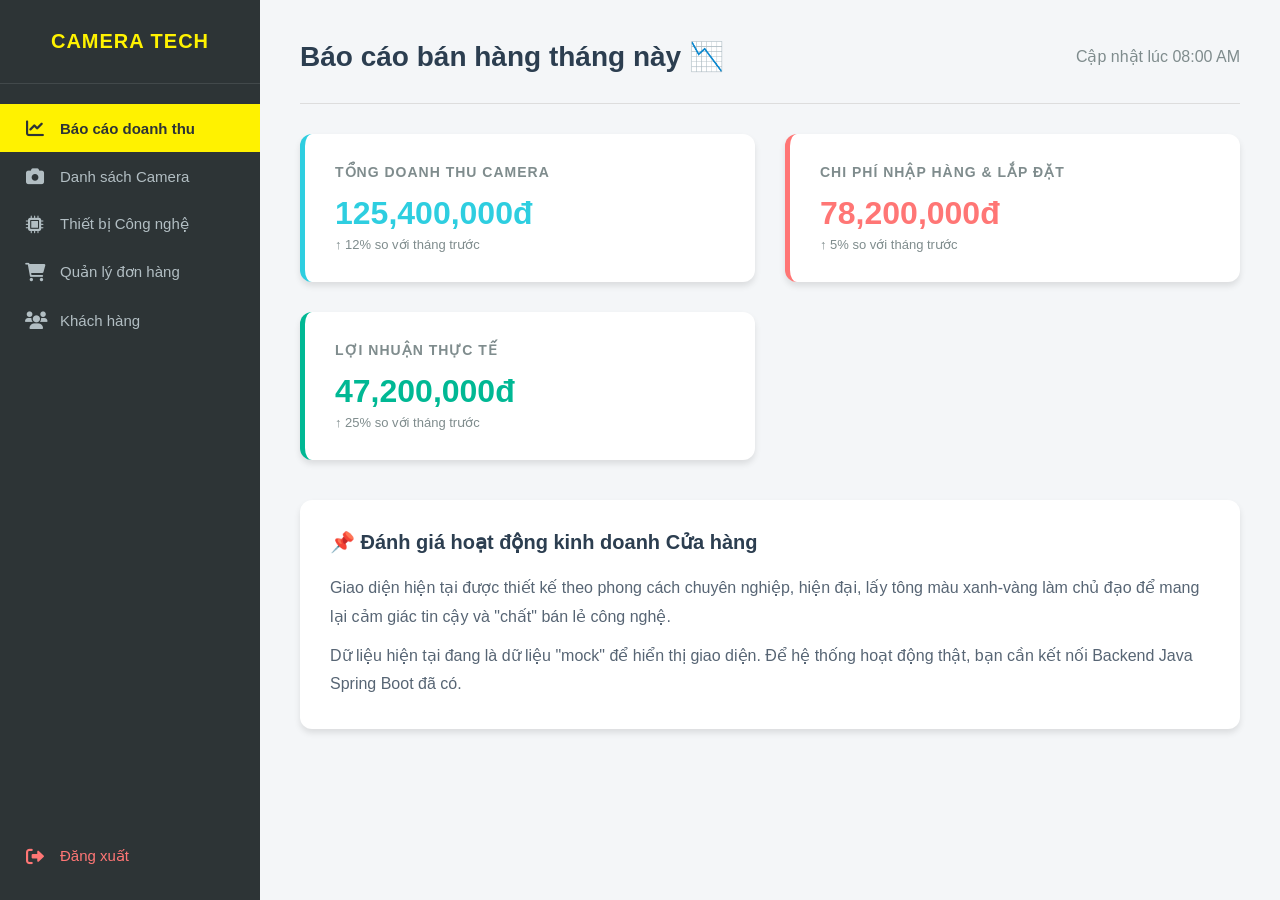
<file: index.html>
<!DOCTYPE html>
<html lang="vi">
<head>
    <meta charset="UTF-8">
    <meta name="viewport" content="width=device-width, initial-scale=1.0">
    <title>Hệ thống Quản lý Camera - Phong cách TGDĐ</title>
    <!-- Nhúng FontAwesome để có icon đẹp -->
    <link rel="stylesheet" href="https://cdnjs.cloudflare.com/ajax/libs/font-awesome/6.0.0/css/all.min.css">
    <link rel="stylesheet" href="style.css">
</head>
<body>

    <!-- Sidebar Menu (MỚI 100%) -->
    <div class="sidebar">
        <div class="sidebar-logo">CAMERA TECH</div>
        
        <a href="index.html" class="active">
            <i class="fas fa-chart-line"></i>
            <span>Báo cáo doanh thu</span>
        </a>
        <a href="list.html">
            <i class="fas fa-camera"></i>
            <span>Danh sách Camera</span>
        </a>
        <a href="list.html">
            <i class="fas fa-microchip"></i>
            <span>Thiết bị Công nghệ</span>
        </a>
        <a href="list.html">
            <i class="fas fa-shopping-cart"></i>
            <span>Quản lý đơn hàng</span>
        </a>
        <a href="list.html">
            <i class="fas fa-users"></i>
            <span>Khách hàng</span>
        </a>

        <a href="login.html" class="logout">
            <i class="fas fa-sign-out-alt"></i>
            <span>Đăng xuất</span>
        </a>
    </div>

    <!-- Main Content Area (MỚI 100%) -->
    <div class="content">
        <div class="header-area">
            <h1>Báo cáo bán hàng tháng này 📉</h1>
            <p style="color: #7f8c8d;">Cập nhật lúc 08:00 AM</p>
        </div>
        <hr style="border: none; border-top: 1px solid #ddd; margin-bottom: 30px;">

        <div class="stat-grid">
            <div class="stat-card revenue">
                <h3>TỔNG DOANH THU CAMERA</h3>
                <div class="value" style="color: var(--tgdd-blue);">125,400,000đ</div>
                <div class="sub-value">↑ 12% so với tháng trước</div>
            </div>
            <div class="stat-card expense">
                <h3>CHI PHÍ NHẬP HÀNG & LẮP ĐẶT</h3>
                <div class="value" style="color: #ff7675;">78,200,000đ</div>
                <div class="sub-value">↑ 5% so với tháng trước</div>
            </div>
            <div class="stat-card profit">
                <h3>LỢI NHUẬN THỰC TẾ</h3>
                <div class="value" style="color: #00b894;">47,200,000đ</div>
                <div class="sub-value">↑ 25% so với tháng trước</div>
            </div>
        </div>

        <div class="info-box">
            <h2>📌 Đánh giá hoạt động kinh doanh Cửa hàng</h2>
            <p>
                Giao diện hiện tại được thiết kế theo phong cách chuyên nghiệp, hiện đại, lấy tông màu xanh-vàng làm chủ đạo để mang lại cảm giác tin cậy và "chất" bán lẻ công nghệ.
            </p>
            <p style="margin-top: 10px;">
                Dữ liệu hiện tại đang là dữ liệu "mock" để hiển thị giao diện. Để hệ thống hoạt động thật, bạn cần kết nối Backend Java Spring Boot đã có.
            </p>
        </div>
    </div>

</body>
</html>
</file>
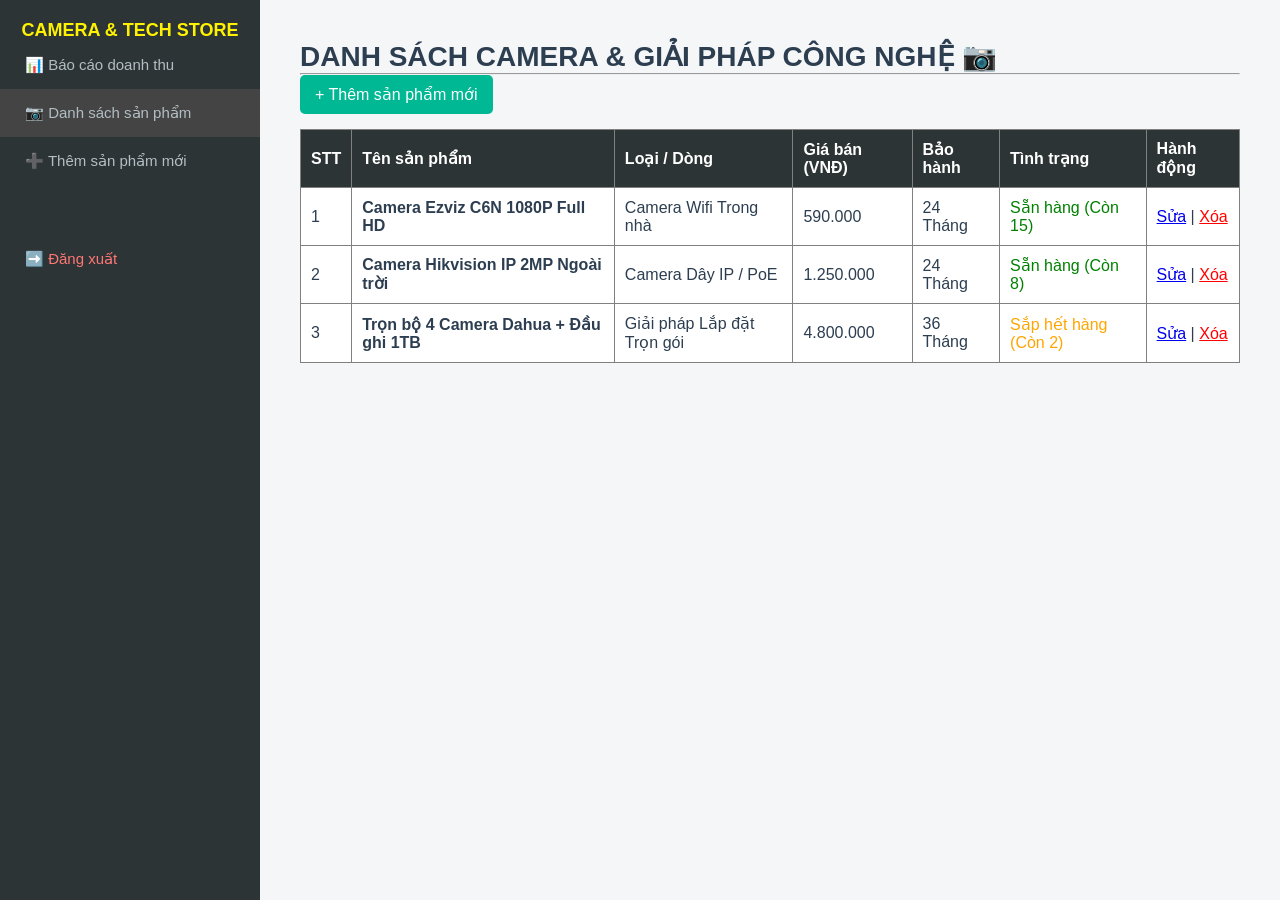
<file: list.html>
<!DOCTYPE html>
<html lang="vi">
<head>
    <meta charset="UTF-8">
    <meta name="viewport" content="width=device-width, initial-scale=1.0">
    <title>Danh sách Camera & Thiết bị</title>
    <link rel="stylesheet" href="style.css">
</head>
<body>

    <div class="sidebar">
        <h2 style="color: #fff200; text-align: center; font-size: 18px;">CAMERA & TECH STORE</h2>
        <a href="index.html">📊 Báo cáo doanh thu</a>
        <a href="list.html" style="background: #444;">📷 Danh sách sản phẩm</a>
        <a href="add.html">➕ Thêm sản phẩm mới</a>
        <a href="login.html" style="margin-top: 50px; color: #ff7675;">➡️ Đăng xuất</a>
    </div>

    <div class="content">
        <h1>DANH SÁCH CAMERA & GIẢI PHÁP CÔNG NGHỆ 📷</h1>
        <hr>

        <a href="add.html" style="display: inline-block; padding: 10px 15px; background: #00b894; color: white; text-decoration: none; border-radius: 5px; margin-bottom: 15px;">+ Thêm sản phẩm mới</a>

        <table border="1" style="width: 100%; border-collapse: collapse; background: white; text-align: left;">
            <thead>
                <tr style="background: #2d3436; color: white;">
                    <th style="padding: 10px;">STT</th>
                    <th style="padding: 10px;">Tên sản phẩm</th>
                    <th style="padding: 10px;">Loại / Dòng</th>
                    <th style="padding: 10px;">Giá bán (VNĐ)</th>
                    <th style="padding: 10px;">Bảo hành</th>
                    <th style="padding: 10px;">Tình trạng</th>
                    <th style="padding: 10px;">Hành động</th>
                </tr>
            </thead>
            <tbody>
                <tr>
                    <td style="padding: 10px;">1</td>
                    <td style="padding: 10px;"><strong>Camera Ezviz C6N 1080P Full HD</strong></td>
                    <td style="padding: 10px;">Camera Wifi Trong nhà</td>
                    <td style="padding: 10px;">590.000</td>
                    <td style="padding: 10px;">24 Tháng</td>
                    <td style="padding: 10px; color: green;">Sẵn hàng (Còn 15)</td>
                    <td style="padding: 10px;">
                        <a href="edit.html">Sửa</a> | <a href="#" style="color: red;">Xóa</a>
                    </td>
                </tr>
                <tr>
                    <td style="padding: 10px;">2</td>
                    <td style="padding: 10px;"><strong>Camera Hikvision IP 2MP Ngoài trời</strong></td>
                    <td style="padding: 10px;">Camera Dây IP / PoE</td>
                    <td style="padding: 10px;">1.250.000</td>
                    <td style="padding: 10px;">24 Tháng</td>
                    <td style="padding: 10px; color: green;">Sẵn hàng (Còn 8)</td>
                    <td style="padding: 10px;">
                        <a href="edit.html">Sửa</a> | <a href="#" style="color: red;">Xóa</a>
                    </td>
                </tr>
                <tr>
                    <td style="padding: 10px;">3</td>
                    <td style="padding: 10px;"><strong>Trọn bộ 4 Camera Dahua + Đầu ghi 1TB</strong></td>
                    <td style="padding: 10px;">Giải pháp Lắp đặt Trọn gói</td>
                    <td style="padding: 10px;">4.800.000</td>
                    <td style="padding: 10px;">36 Tháng</td>
                    <td style="padding: 10px; color: orange;">Sắp hết hàng (Còn 2)</td>
                    <td style="padding: 10px;">
                        <a href="edit.html">Sửa</a> | <a href="#" style="color: red;">Xóa</a>
                    </td>
                </tr>
            </tbody>
        </table>
    </div>

</body>
</html>
</file>
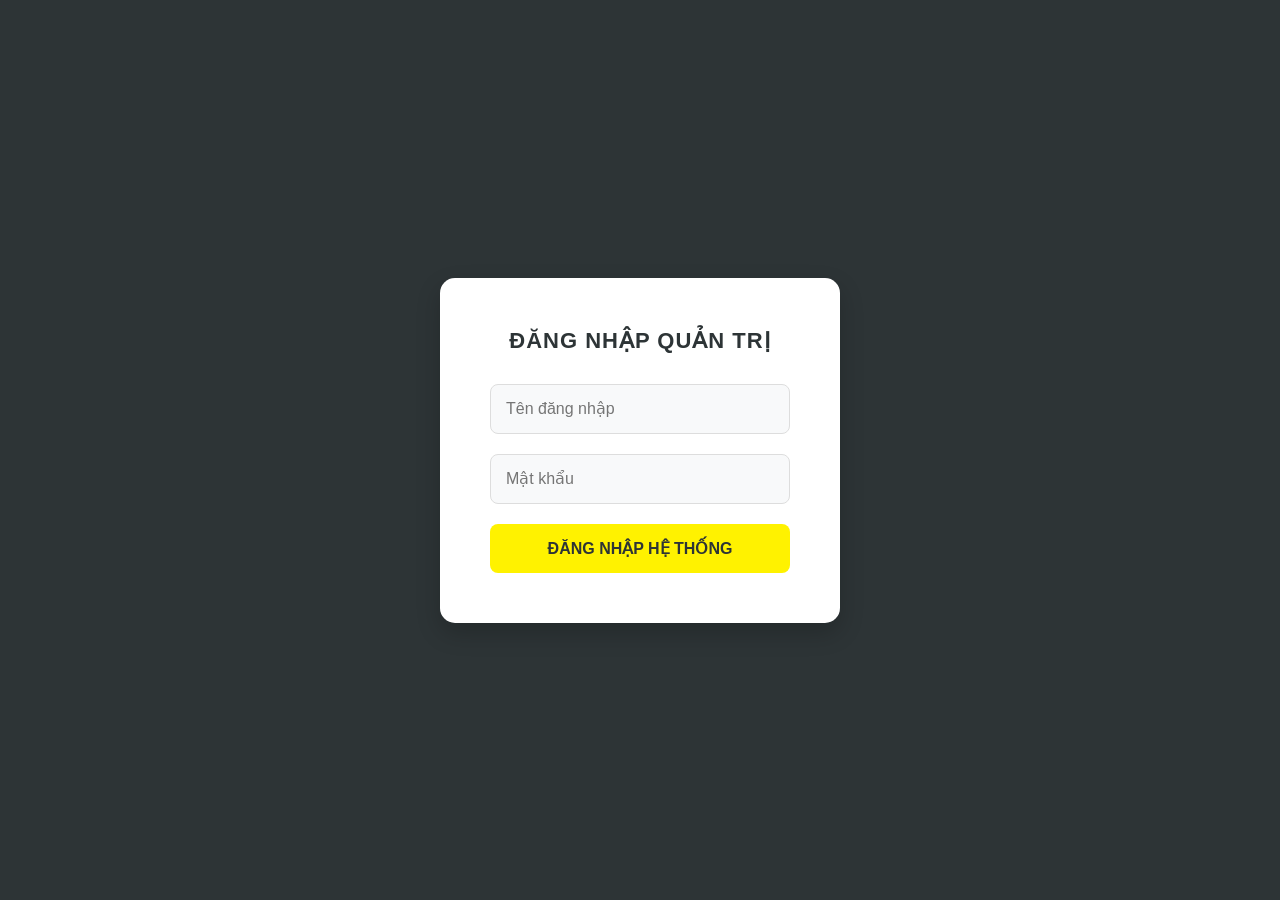
<file: login.html>
<!DOCTYPE html>
<html lang="vi">
<head>
    <meta charset="UTF-8">
    <meta name="viewport" content="width=device-width, initial-scale=1.0">
    <title>Đăng nhập Hệ thống Quản lý Camera - Phong cách TGDĐ</title>
    <link rel="stylesheet" href="style.css">
</head>
<body class="login-body">

    <div class="login-box">
        <h2>Đăng nhập quản trị</h2>
        <form action="index.html" method="get">
            <input 
                type="text" 
                name="username" 
                placeholder="Tên đăng nhập" 
                required>

            <input 
                type="password" 
                name="password" 
                placeholder="Mật khẩu" 
                required>

            <button type="submit">
                ĐĂNG NHẬP HỆ THỐNG
            </button>
        </form>
    </div>

</body>
</html>
</file>
<file: style.css>
/* style.css - Giao diện Quản trị Camera phong cách TGDĐ (MỚI 100%) */

/* --- 1. Cài đặt cơ bản --- */
:root {
    --tgdd-blue: #2ecee0; /* Xanh dương đặc trưng */
    --tgdd-yellow: #fff200; /* Vàng đặc trưng */
    --tgdd-dark: #2d3436; /* Màu nền sidebar */
    --text-dark: #2c3e50;
    --bg-light: #f4f6f8;
    --white: #ffffff;
    --shadow: 0 4px 6px rgba(0,0,0,0.1);
}

* {
    box-sizing: border-box;
    margin: 0;
    padding: 0;
    font-family: 'Segoe UI', Tahoma, Geneva, Verdana, sans-serif;
}

body {
    background-color: var(--bg-light);
    color: var(--text-dark);
    display: flex;
    min-height: 100vh;
}

/* --- 2. Sidebar Menu --- */
.sidebar {
    width: 260px;
    background-color: var(--tgdd-dark);
    display: flex;
    flex-direction: column;
    padding: 20px 0;
    position: fixed;
    height: 100vh;
    left: 0;
    top: 0;
    transition: all 0.3s;
    z-index: 1000;
}

.sidebar-logo {
    color: var(--tgdd-yellow);
    font-size: 20px;
    font-weight: bold;
    text-transform: uppercase;
    text-align: center;
    padding: 10px 20px 30px;
    letter-spacing: 1px;
    border-bottom: 1px solid rgba(255,255,255,0.1);
    margin-bottom: 20px;
}

.sidebar a {
    text-decoration: none;
    color: #b2bec3; /* Màu chữ chưa active */
    padding: 15px 25px;
    font-size: 15px;
    display: flex;
    align-items: center;
    transition: all 0.2s;
}

.sidebar a i {
    margin-right: 15px;
    font-size: 18px;
    width: 20px;
    text-align: center;
}

.sidebar a:hover {
    color: var(--white);
    background-color: rgba(255,255,255,0.05);
}

.sidebar a.active {
    color: var(--tgdd-dark);
    background-color: var(--tgdd-yellow); /* Màu vàng khi được chọn */
    font-weight: bold;
}

.sidebar a.active i {
    color: var(--tgdd-dark);
}

.sidebar .logout {
    margin-top: auto; /* Đẩy nút đăng xuất xuống cuối */
    color: #ff7675;
}
.sidebar .logout:hover {
    background-color: #d63031;
    color: white;
}

/* --- 3. Content Area --- */
.content {
    margin-left: 260px; /* Chừa chỗ cho sidebar */
    width: calc(100% - 260px);
    padding: 40px;
    transition: all 0.3s;
}

/* --- 4. Trang Tổng quan (Dashboard) --- */
.header-area {
    display: flex;
    justify-content: space-between;
    align-items: center;
    margin-bottom: 30px;
}

.content h1 {
    font-size: 28px;
    font-weight: bold;
}

.stat-grid {
    display: grid;
    grid-template-columns: repeat(auto-fit, minmax(300px, 1fr));
    gap: 30px;
    margin-bottom: 40px;
}

.stat-card {
    background: var(--white);
    padding: 30px;
    border-radius: 12px;
    box-shadow: var(--shadow);
    transition: transform 0.2s;
    border-left: 5px solid transparent;
}

.stat-card:hover {
    transform: translateY(-5px);
}

.stat-card.revenue { border-left-color: var(--tgdd-blue); }
.stat-card.expense { border-left-color: #ff7675; }
.stat-card.profit { border-left-color: #00b894; }

.stat-card h3 {
    font-size: 14px;
    color: #7f8c8d;
    text-transform: uppercase;
    letter-spacing: 1px;
    margin-bottom: 15px;
}

.stat-card .value {
    font-size: 32px;
    font-weight: bold;
}

.stat-card .sub-value {
    font-size: 13px;
    color: #7f8c8d;
    margin-top: 5px;
}

.info-box {
    background: var(--white);
    padding: 30px;
    border-radius: 12px;
    box-shadow: var(--shadow);
}

.info-box h2 {
    font-size: 20px;
    margin-bottom: 20px;
}

.info-box p {
    line-height: 1.8;
    color: #576574;
}

/* --- 5. Trang Đăng nhập --- */
.login-body {
    display: flex;
    justify-content: center;
    align-items: center;
    background-color: var(--tgdd-dark);
    height: 100vh;
}

.login-box {
    background: var(--white);
    width: 400px;
    padding: 50px;
    border-radius: 15px;
    box-shadow: 0 10px 25px rgba(0,0,0,0.2);
}

.login-box h2 {
    text-align: center;
    font-size: 22px;
    color: var(--tgdd-dark);
    text-transform: uppercase;
    margin-bottom: 30px;
    letter-spacing: 1px;
}

.login-box input {
    width: 100%;
    padding: 15px;
    margin-bottom: 20px;
    border: 1px solid #ddd;
    border-radius: 8px;
    background-color: #f8f9fa;
    font-size: 16px;
}

.login-box input:focus {
    outline: none;
    border-color: var(--tgdd-blue);
}

.login-box button {
    width: 100%;
    padding: 15px;
    background-color: var(--tgdd-yellow);
    color: var(--tgdd-dark);
    border: none;
    border-radius: 8px;
    font-size: 16px;
    font-weight: bold;
    cursor: pointer;
    transition: background 0.2s;
}

.login-box button:hover {
    background-color: #e6cc00;
}

/* --- 6. Responsive --- */
@media (max-width: 992px) {
    .sidebar {
        width: 80px;
    }
    .sidebar-logo {
        font-size: 14px;
        padding: 10px 5px;
    }
    .sidebar a {
        padding: 15px;
        justify-content: center;
    }
    .sidebar a i {
        margin-right: 0;
    }
    .sidebar a span {
        display: none; /* Ẩn chữ trên mobile */
    }
    .content {
        margin-left: 80px;
        width: calc(100% - 80px);
        padding: 20px;
    }
}
</file>
